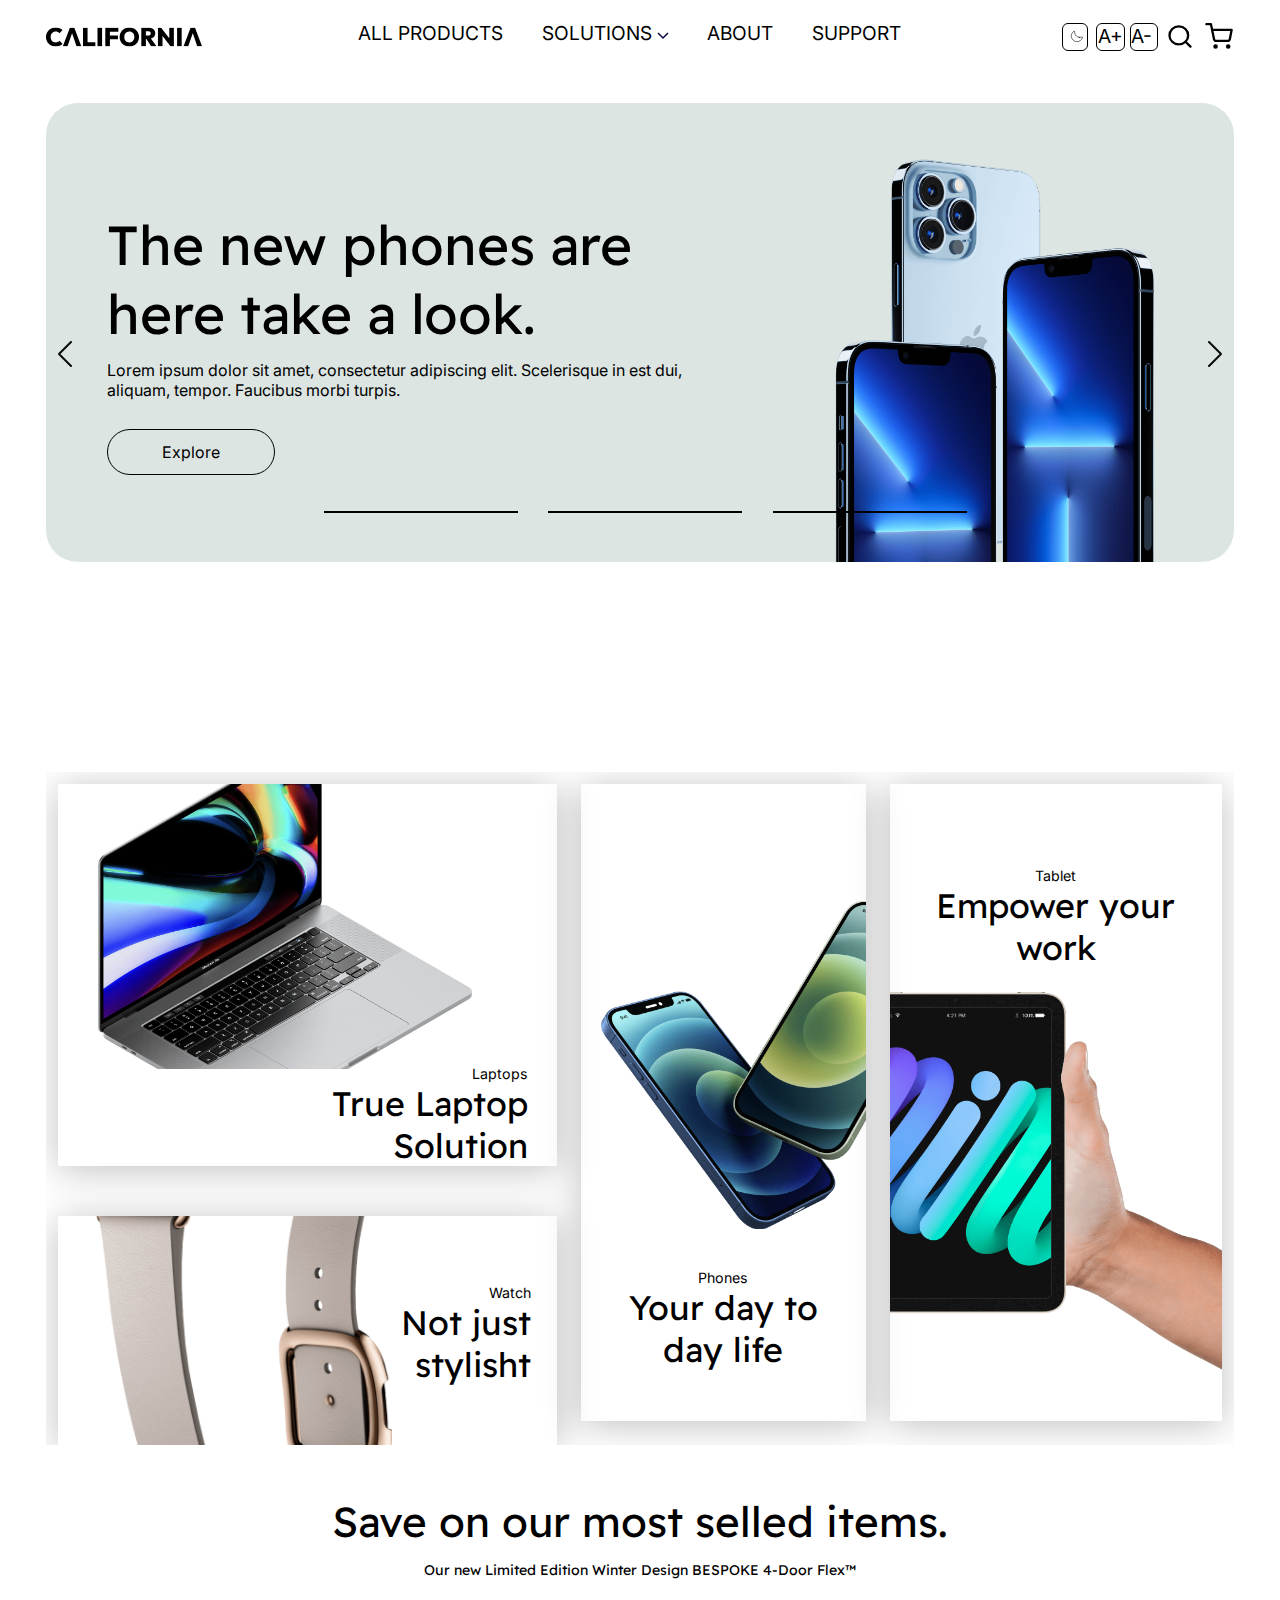
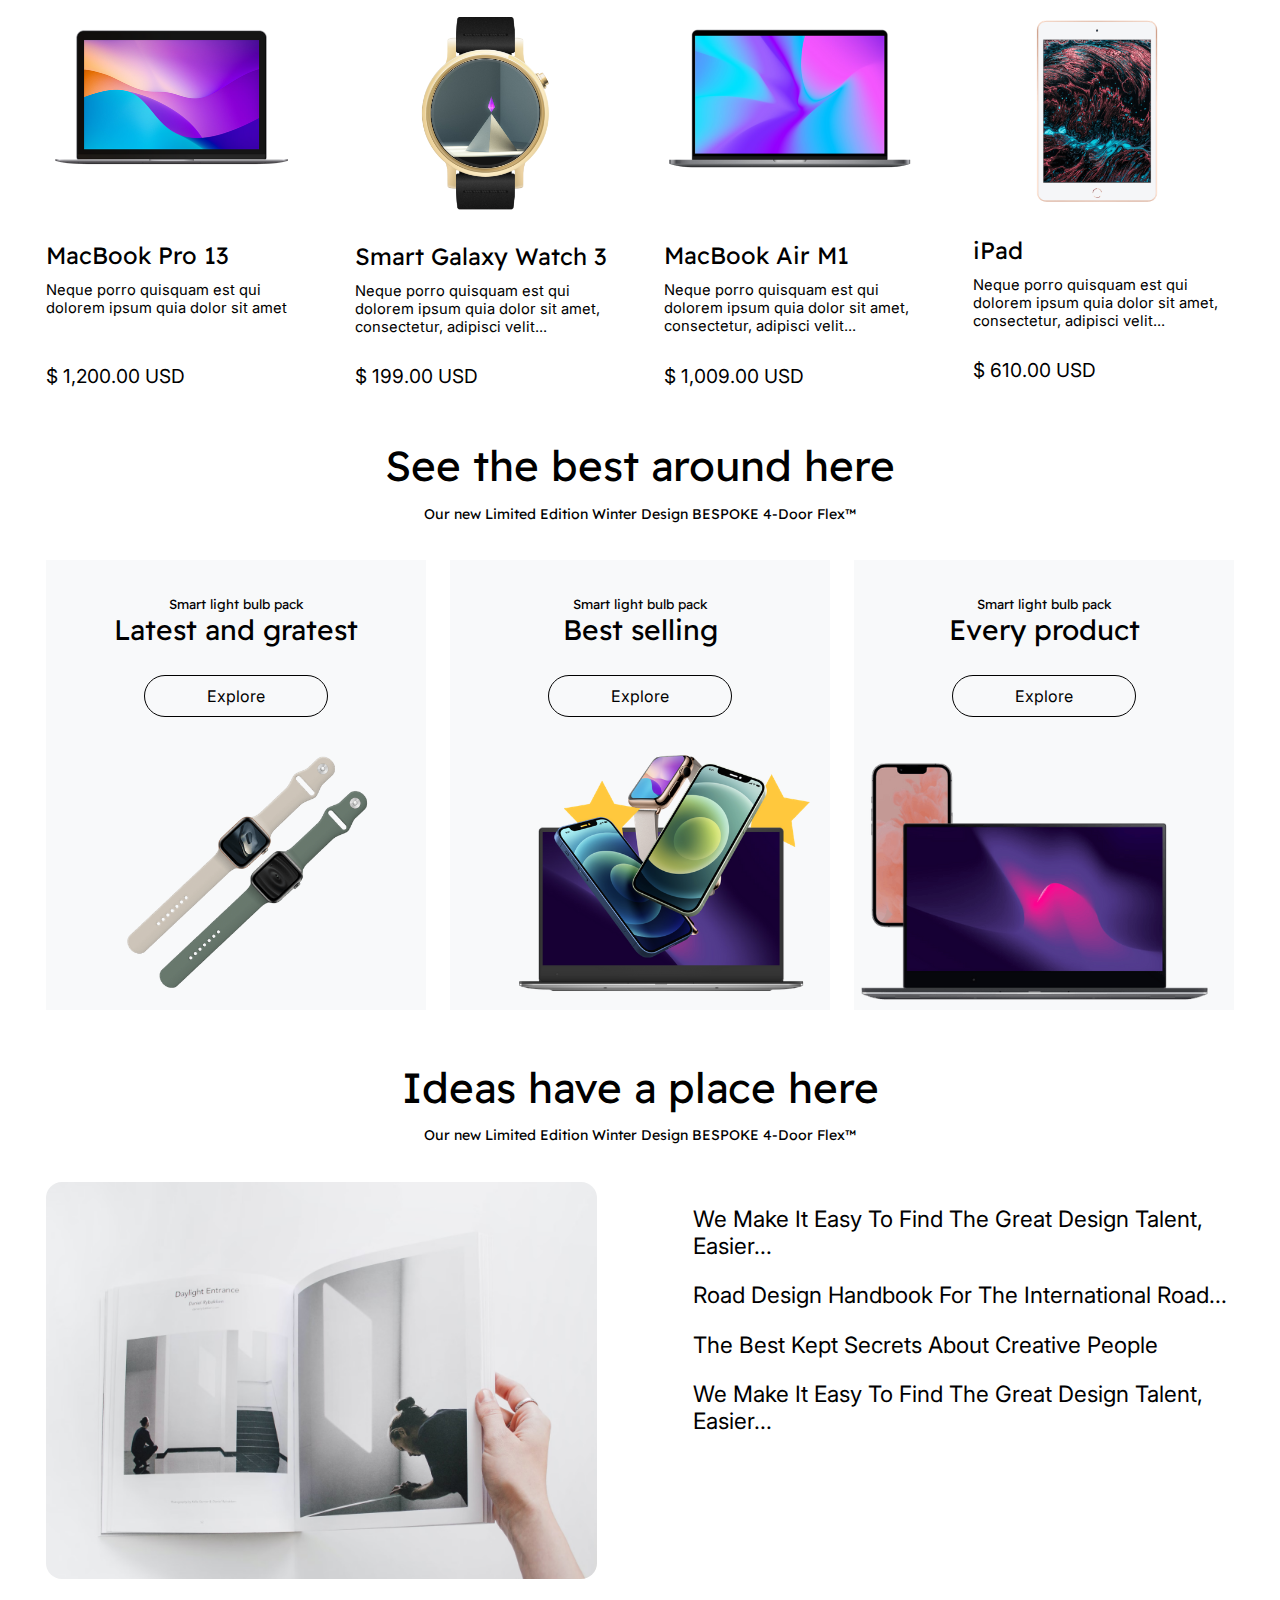
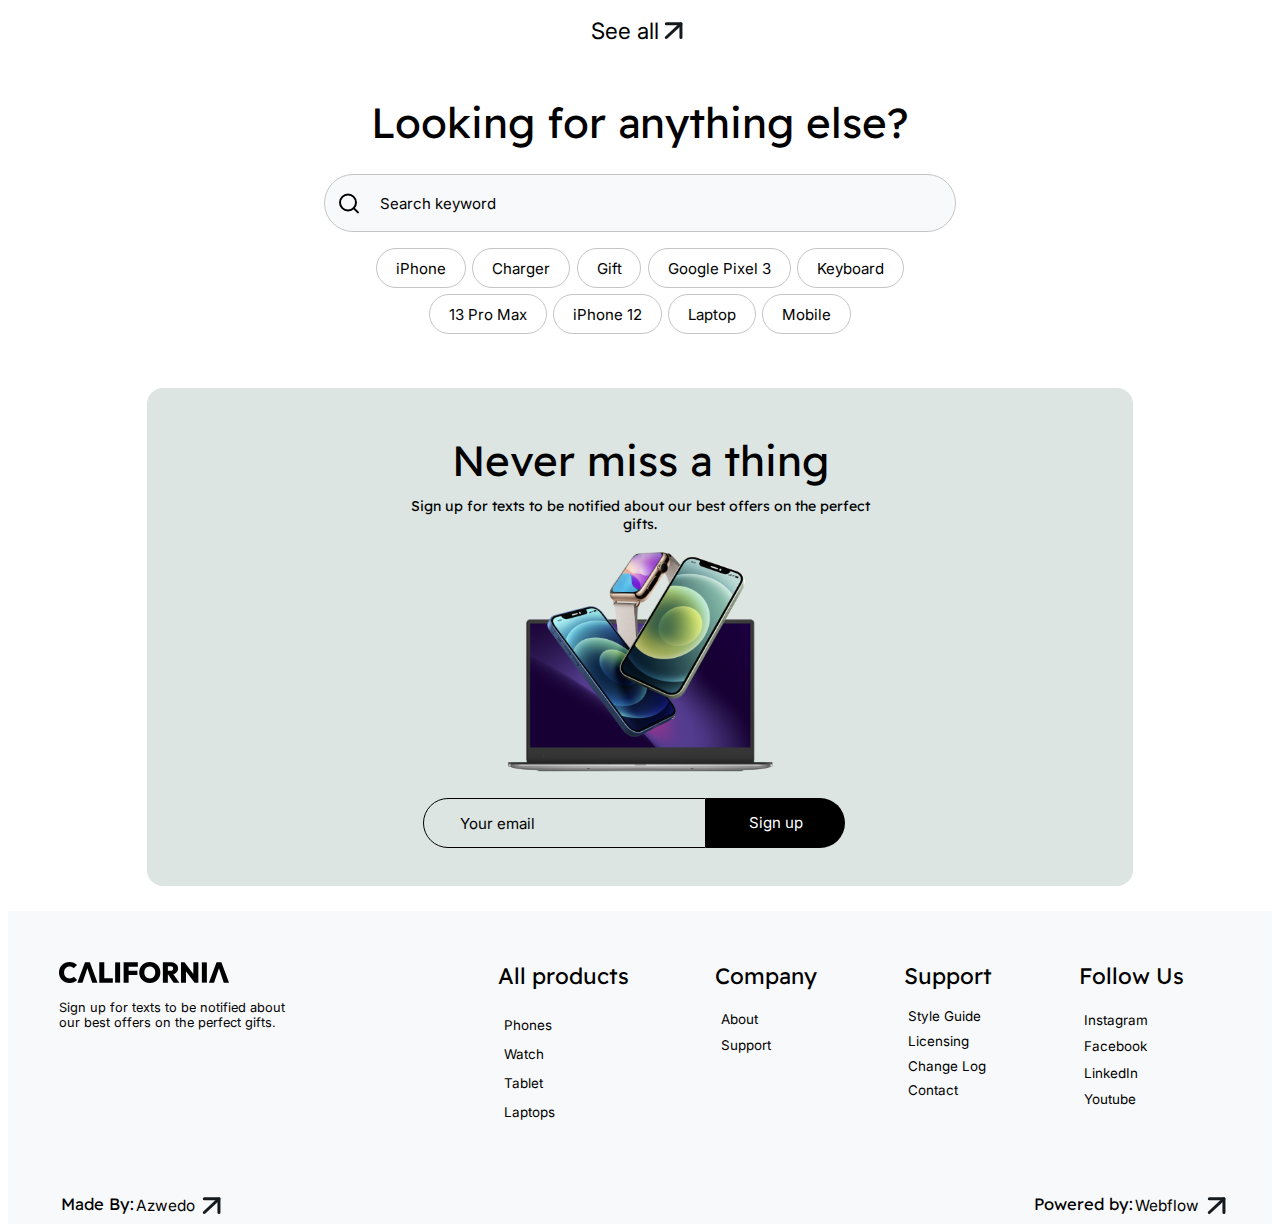
<file: index.html>
<!DOCTYPE html>
<html lang="en">
<head>
    <meta charset="UTF-8">
    <meta name="viewport" content="width=device-width, initial-scale=1.0">
    <title>сайт</title>
    <link rel="preconnect" href="https://fonts.googleapis.com">
    <link rel="preconnect" href="https://fonts.gstatic.com" crossorigin>
    <link href="https://fonts.googleapis.com/css2?family=Inter:wght@100..900&display=swap" rel="stylesheet">
    <link rel="preconnect" href="https://fonts.googleapis.com">
    <link rel="preconnect" href="https://fonts.gstatic.com" crossorigin>
    <link href="https://fonts.googleapis.com/css2?family=Inter:wght@100..900&family=Readex+Pro:wght@160..700&display=swap" rel="stylesheet">
    <link rel="stylesheet" href="style.css">
</head>
<body>
    <div class="conteiner1">
        <img class= "california" src="california.svg" alt="logotype company">
        <div class="conteiner11">
            <div>ALL PRODUCTS</div>
            <div>SOLUTIONS <img src="стрелочка вниз1.svg" ></div>
            <div>ABOUT</div>
            <div>SUPPORT</div>
        </div>
        <div class="block_icon">
                <div class="icon"><img src="darkmode.svg" class="moon"></div>
                <div class="A">
                    <div class="plus">A+</div>
                    <div class="minus">A-</div>
                </div>
            </div>
        <div class="conteiner12">
            <img src="лупа.svg">
            <img src="корзина.svg">
        </div>
    </div>
    <div class="conteiner2">
        <div class="str1"><img src="стрелочка влево.svg"></div>
        <div class="conteiner21">
            <div class="item1">The new phones are here take a look.</div>
            <div class="item2">Lorem ipsum dolor sit amet, consectetur adipiscing elit. Scelerisque in est dui, aliquam, tempor. Faucibus morbi turpis.</div>
            <div class="buttom2">Explore</div>
        </div>
        <div class="block_for_img1">
            <div class="img1"></div>
        </div>
        <div class="str2"><img src="стрелочка вправо.svg"></div>
    </div>
    <div class="conteiner3">
        <div class="it1"><img src="Rectangle.svg"></div>
        <div class="it1"><img src="Rectangle.svg"></div>
        <div class="it1"><img src="Rectangle.svg"></div>
    </div>
    <div class="conteiner4">
        <div class="block1">
            <div class="text1">Shop our latest offers and categories</div>
            <div class="text2">Lorem ipsum dolor sit amet, consectetur adipiscing elit. Scelerisque in est dui, aliquam, tempor. Faucibus morbi turpis. Lorem ipsum dolor sit amet, consectetur adipiscing elit.</div>
        </div>
        <div class="box1">
            <div class="block2">
                <div class="block21">
                    <div class="img2"></div>
                    <div class="txt1 align1">Laptops</div>
                    <div class="txt2 align1">True Laptop Solution</div>
                </div>
                <div class="block22">
                    <div class="img5"></div>
                    <div class="textwatch">
                        <div class="txt1 align1">Watch</div>
                        <div class="txt2 align1">Not just stylisht</div>
                    </div>
                </div>
            </div>
            <div class="block3">
                <div class="img3"></div>
                <div class="txt1 align2">Phones</div>
                <div class="txt2 align2">Your day to day life</div>
            </div>
            <div class="block4">
                <div class="txt1 align2">Tablet</div>
                <div class="txt2 align2">Empower your work</div>
                <div class="img4"></div>
                
            </div>
       </div>
    </div>
    <div class="conteiner5">
        <div class="cont1">
            <div class="text1">Save on our most selled items.</div>
            <div class="text2">Our new Limited Edition Winter Design BESPOKE 4-Door Flex™</div>
        </div>
        <div class="cont2">
            <div class="el">
                <div class="box_img">
                    <div class="imgcard1"></div>
                </div>
                <div class="name">MacBook Pro 13</div>
                <div class="opisanie alignblock">Neque porro quisquam est qui dolorem ipsum quia dolor sit amet</div>
                <div class="price">$ 1,200.00 USD</div>
            </div>
            <div class="el">
                <div class="box_img_watch">
                    <div class="imgcard2"></div>
                </div>
                <div class="name">Smart Galaxy Watch 3</div>
                <div class="opisanie">Neque porro quisquam est qui dolorem ipsum quia dolor sit amet, consectetur, adipisci velit...</div>
                <div class="price">$ 199.00 USD</div>
            </div>
            <div class="el">
                <div class="box_img">
                    <div class="imgcard3"></div>
                </div>
                <div class="name">MacBook Air M1</div>
                <div class="opisanie">Neque porro quisquam est qui dolorem ipsum quia dolor sit amet, consectetur, adipisci velit...</div>
                <div class="price">$ 1,009.00 USD</div>
            </div>
            <div class="el">
                <div class="box_img_ipad">
                    <div class="imgcard4"></div>
                </div>
                <div class="name">iPad</div>
                <div class="opisanie">Neque porro quisquam est qui dolorem ipsum quia dolor sit amet, consectetur, adipisci velit...</div>
                <div class="price">$ 610.00 USD</div>
            </div>
        </div>
    </div>
    <div class="conteiner6">
        <div class="cont1">
            <div class="text1">See the best around here</div>
            <div class="text2">Our new Limited Edition Winter Design BESPOKE 4-Door Flex™</div>
        </div>
        <div class="cont2">
            <div class="element">
                <div class="content1">Smart light bulb pack</div>
                <div class="content2">Latest and gratest</div>
                <div class="content3">
                    <div class="buttom3">Explore</div>
                </div>
                <div class="box_for_img">
                    <div class="card1"></div>
                </div>

            </div>
            <div class="element">
                <div class="content1">Smart light bulb pack</div>
                <div class="content2">Best selling</div>
                <div class="content3">
                    <div class="buttom3">Explore</div>
                </div>
                <div class="box_for_img">
                    <div class="card2"></div>
                </div>
            </div>
            <div class="element">
                <div class="content1">Smart light bulb pack</div>
                <div class="content2">Every product</div>
                <div class="content3">
                    <div class="buttom3">Explore</div>
                </div>
                <div class="box_for_img">
                    <div class="card3"></div>
                </div>
            </div>
        </div>
    </div>
    <div class="conteiner7">
        <div class="cont1">
            <div class="text1">Ideas have a place here</div>
            <div class="text2">Our new Limited Edition Winter Design BESPOKE 4-Door Flex™</div>
        </div>
        <div class="contein1">
            <div class="box_img_book">
                <div class="picture"></div>
            </div>
            <div class="block_text">
                <p>We Make It Easy To Find The Great Design Talent, Easier...</p>
                <p>Road Design Handbook For The International Road...</p>
                <p>The Best Kept Secrets About Creative People</p>
                <p>We Make It Easy To Find The Great Design Talent, Easier...</p>
            </div>       
        </div>
        <div class="contein2">
            <div>See all</div>
            <img src="стрелочка вверх и вправо.svg">
        </div>
    </div>
    <div class="conteiner8">
        <div class="cont1 text1">Looking for anything else?</div>
        <div class="search_block">
            <img class="lupa" src="лупа.svg">
            <div class="text_search">Search keyword</div>
        </div>
        <div class="button_block">
            <div class="string">
                <div class="buttom4">iPhone</div>
                <div class="buttom4">Charger</div>
                <div class="buttom4">Gift</div>
                <div class="buttom4">Google Pixel 3</div>
                <div class="buttom4">Keyboard</div>
            </div>
            <div class="string">
                <div class="buttom4">13 Pro Max</div>
                <div class="buttom4">iPhone 12</div>
                <div class="buttom4">Laptop</div>
                <div class="buttom4">Mobile</div>
            </div>
        </div>
        <div class="email_block">
            <div class="cont1">
                <div class="text1">Never miss a thing</div>
                <div class="text2">Sign up for texts to be notified about our best offers on the perfect gifts.</div>
            </div>
            <div class="imagebox">
                <div class="image"></div>
            </div>
            <div class="email_box">
                <div class="email">Your email</div>
                <div class="email2">Sign up</div>
            </div>
        </div>
    </div>
    <div class="conteiner9">
        <div class="box">
            <div class="logobox">
                <div class="logo"><img src="california.svg"></div>
                <div class="text_in_logo">Sign up for texts to be notified about our best offers on the perfect gifts.</div>
            </div>
            <div class="row">
                <div class="col">
                    <div class="heading">All products</div>
                    <div class="text">Phones</div>
                    <div class="text">Watch</div>
                    <div class="text">Tablet</div>
                    <div class="text">Laptops</div>
                </div>
                <div class="col">
                    <div class="heading">Company</div>
                    <div class="text">About</div>
                    <div class="text">Support</div>
                </div>
                <div class="col">
                    <div class="heading">Support</div>
                    <div class="text">Style Guide</div>
                    <div class="text">Licensing</div>
                    <div class="text">Change Log</div>
                    <div class="text">Contact</div>
                </div>
                <div class="col">
                    <div class="heading">Follow Us</div>
                    <div class="text">Instagram</div>
                    <div class="text">Facebook</div>
                    <div class="text">LinkedIn</div>
                    <div class="text">Youtube</div>
                </div>
            </div>
        </div>
        <div class="box2">
            <div class="box_made align_box">
                <div class="text_link">Made By: </div>
                <div class="text_link2"> Azwedo</div>
                <div><img class="arrow" src="стрелочка вверх и вправо.svg"></div>
            </div>
            <div class="box_made">
                <div class="text_link">Powered by: </div>
                <div class="text_link2"> Webflow</div>
                <div><img class="arrow" src="стрелочка вверх и вправо.svg"></div>
            </div>
        </div>
    </div>
    <script src="main.js"></script>
</body>
</html>
</file>
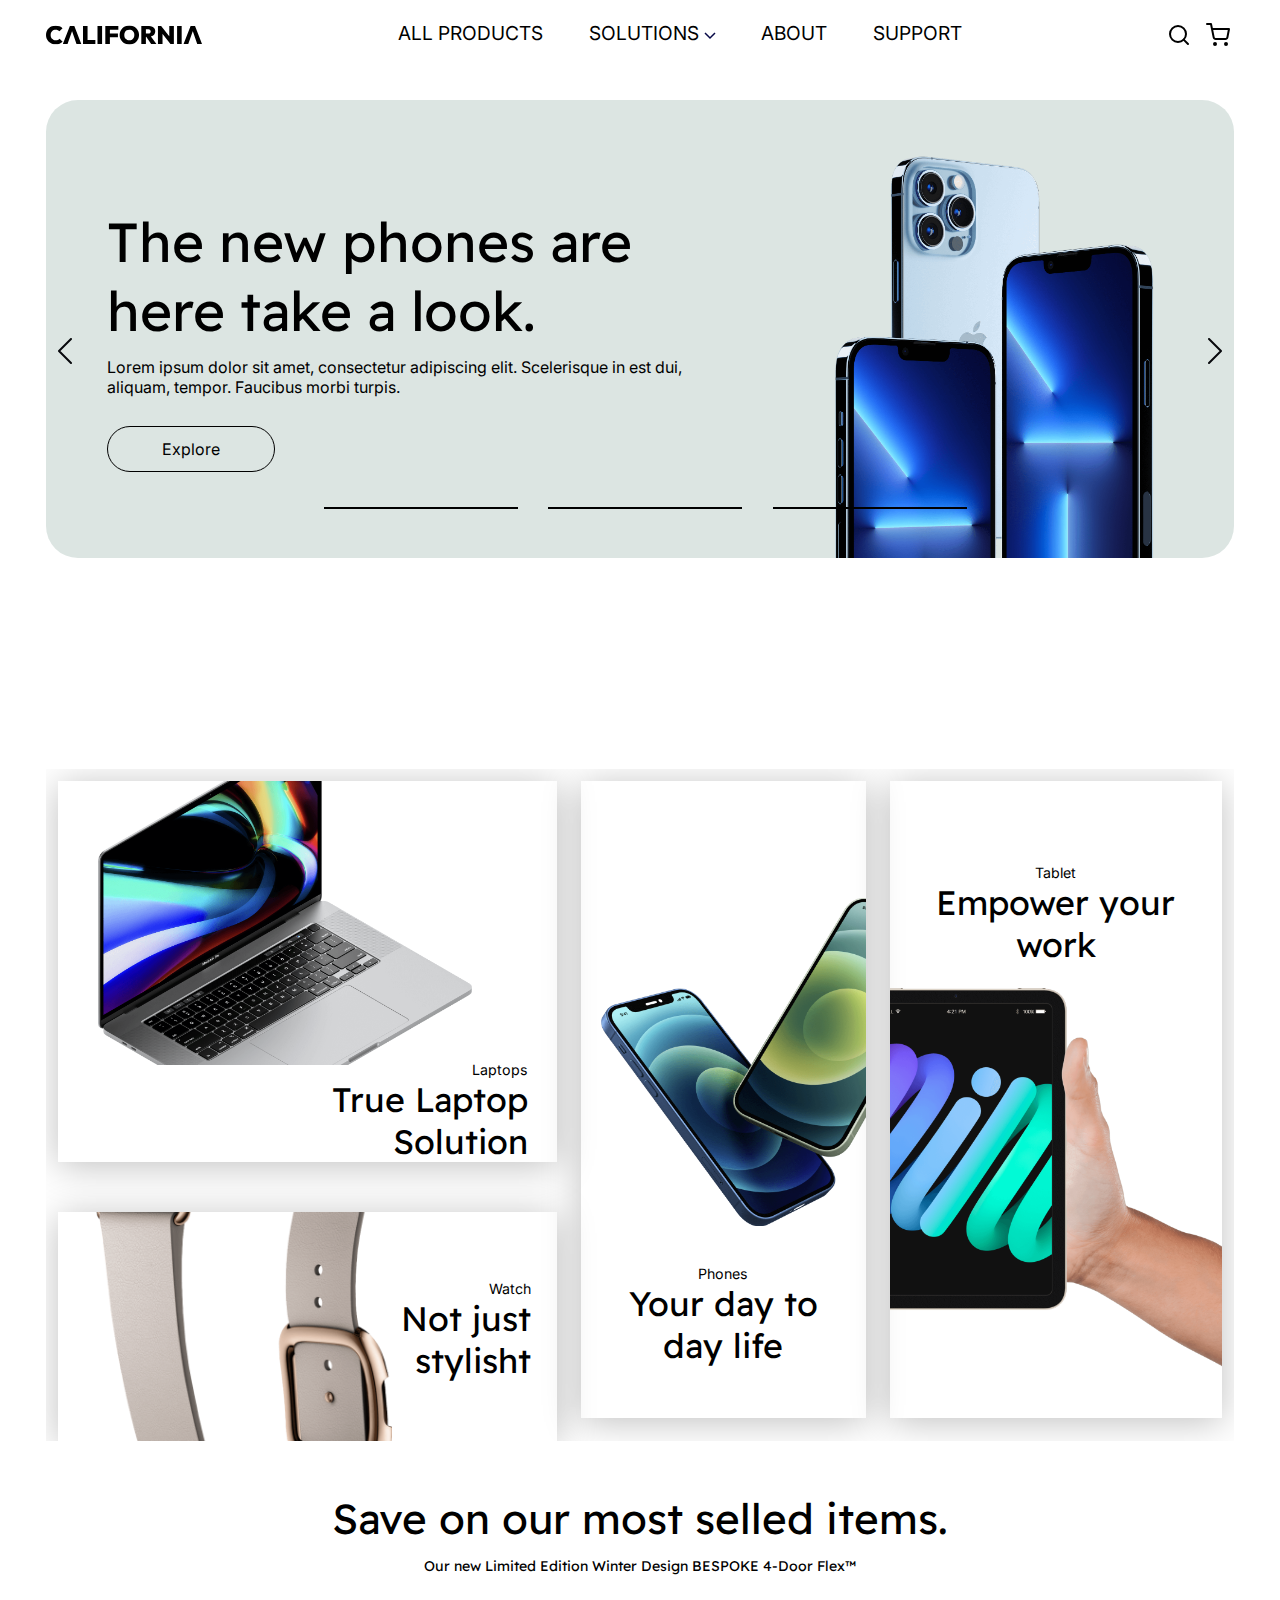
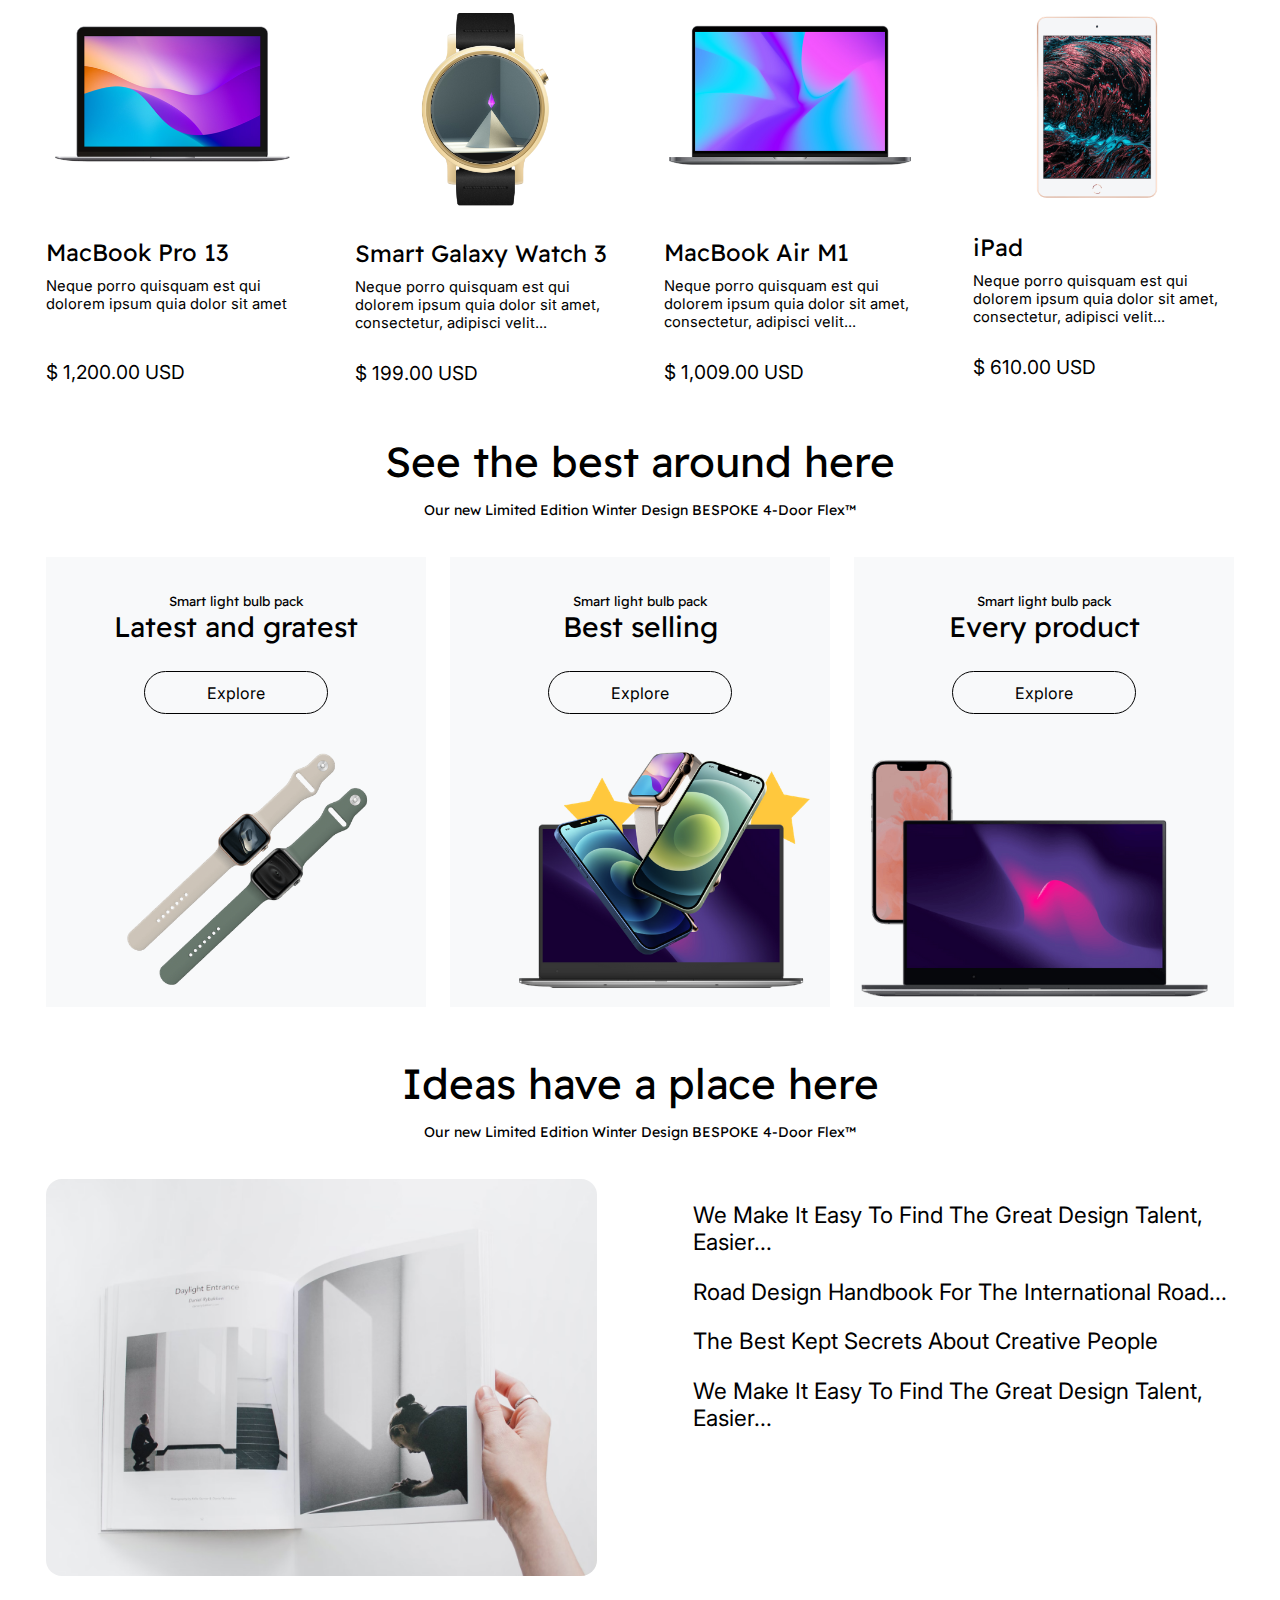
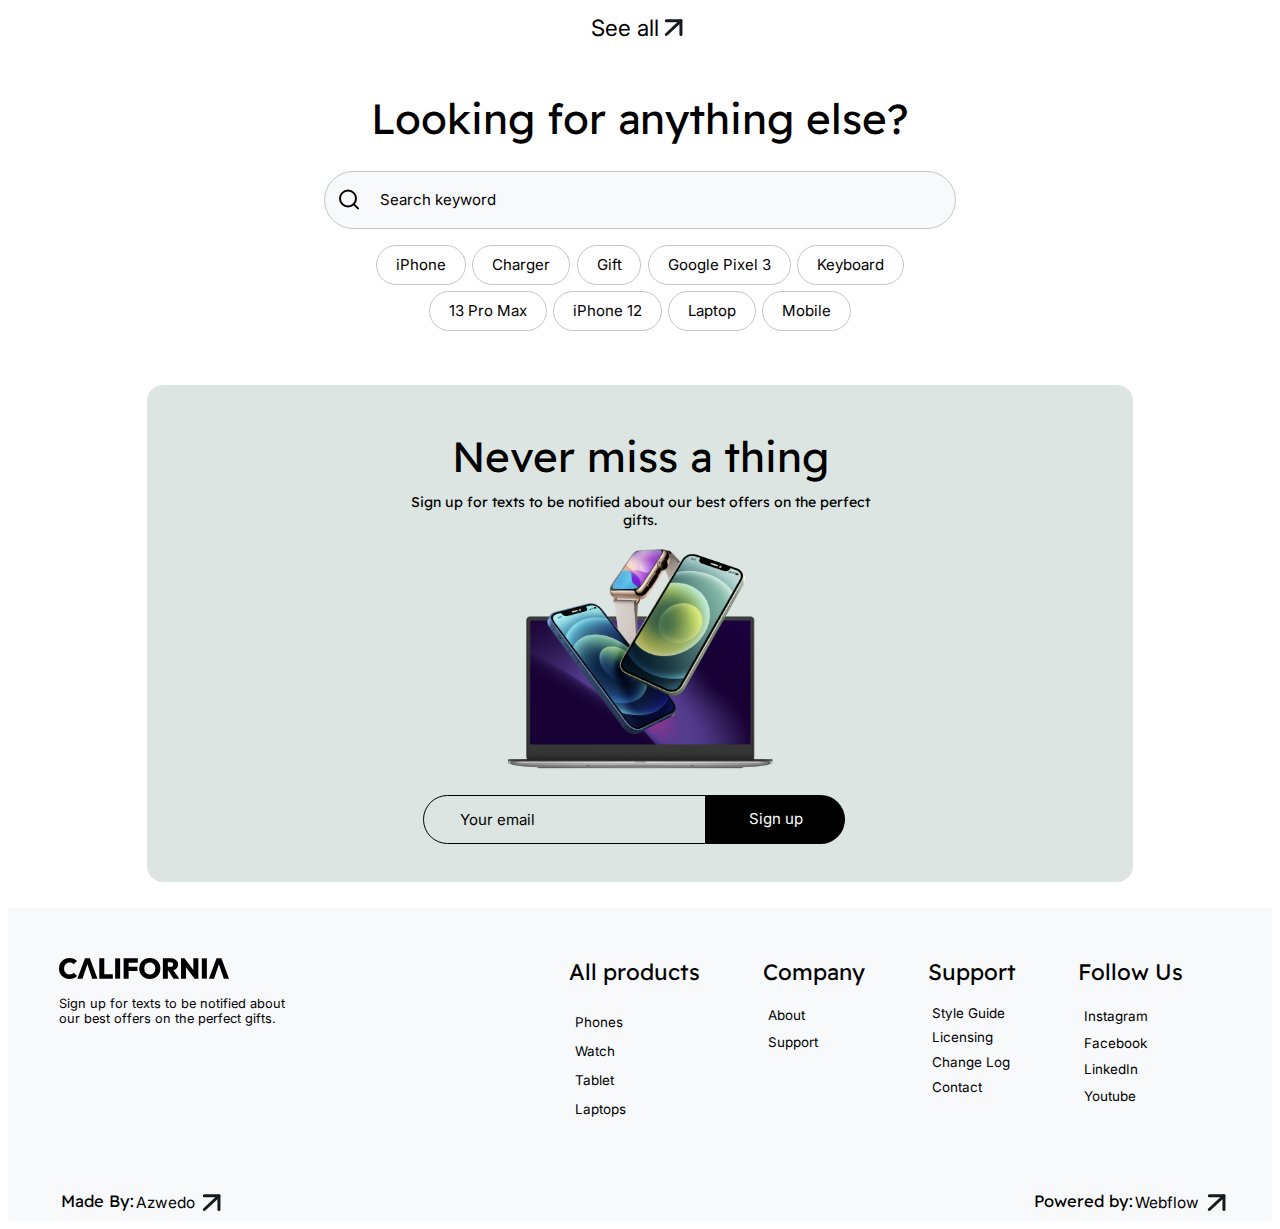
<file: сайтик мобильные телефоны.html>
<!DOCTYPE html>
<html lang="en">
<head>
    <meta charset="UTF-8">
    <meta name="viewport" content="width=device-width, initial-scale=1.0">
    <title>сайт</title>
    <link rel="preconnect" href="https://fonts.googleapis.com">
    <link rel="preconnect" href="https://fonts.gstatic.com" crossorigin>
    <link href="https://fonts.googleapis.com/css2?family=Inter:wght@100..900&display=swap" rel="stylesheet">
    <link rel="preconnect" href="https://fonts.googleapis.com">
    <link rel="preconnect" href="https://fonts.gstatic.com" crossorigin>
    <link href="https://fonts.googleapis.com/css2?family=Inter:wght@100..900&family=Readex+Pro:wght@160..700&display=swap" rel="stylesheet">
    <link rel="stylesheet" href="style.css">
</head>
<body>
    <div class="conteiner1">
        <img class= "california" src="california.svg" alt="logotype company">
        <div class="conteiner11">
            <div>ALL PRODUCTS</div>
            <div>SOLUTIONS <img src="стрелочка вниз1.svg" ></div>
            <div>ABOUT</div>
            <div>SUPPORT</div>
        </div>
        <div class="conteiner12">
            <img src="лупа.svg">
            <img src="корзина.svg">
        </div>
    </div>
    <div class="conteiner2">
        <div class="str1"><img src="стрелочка влево.svg"></div>
        <div class="conteiner21">
            <div class="item1">The new phones are here take a look.</div>
            <div class="item2">Lorem ipsum dolor sit amet, consectetur adipiscing elit. Scelerisque in est dui, aliquam, tempor. Faucibus morbi turpis.</div>
            <div class="buttom2">Explore</div>
        </div>
        <div class="block_for_img1">
            <div class="img1"></div>
        </div>
        <div class="str2"><img src="стрелочка вправо.svg"></div>
    </div>
    <div class="conteiner3">
        <div class="it1"><img src="Rectangle.svg"></div>
        <div class="it1"><img src="Rectangle.svg"></div>
        <div class="it1"><img src="Rectangle.svg"></div>
    </div>
    <div class="conteiner4">
        <div class="block1">
            <div class="text1">Shop our latest offers and categories</div>
            <div class="text2">Lorem ipsum dolor sit amet, consectetur adipiscing elit. Scelerisque in est dui, aliquam, tempor. Faucibus morbi turpis. Lorem ipsum dolor sit amet, consectetur adipiscing elit.</div>
        </div>
        <div class="box1">
            <div class="block2">
                <div class="block21">
                    <div class="img2"></div>
                    <div class="txt1 align1">Laptops</div>
                    <div class="txt2 align1">True Laptop Solution</div>
                </div>
                <div class="block22">
                    <div class="img5"></div>
                    <div class="textwatch">
                        <div class="txt1 align1">Watch</div>
                        <div class="txt2 align1">Not just stylisht</div>
                    </div>
                </div>
            </div>
            <div class="block3">
                <div class="img3"></div>
                <div class="txt1 align2">Phones</div>
                <div class="txt2 align2">Your day to day life</div>
            </div>
            <div class="block4">
                <div class="txt1 align2">Tablet</div>
                <div class="txt2 align2">Empower your work</div>
                <div class="img4"></div>
                
            </div>
       </div>
    </div>
    <div class="conteiner5">
        <div class="cont1">
            <div class="text1">Save on our most selled items.</div>
            <div class="text2">Our new Limited Edition Winter Design BESPOKE 4-Door Flex™</div>
        </div>
        <div class="cont2">
            <div class="el">
                <div class="box_img">
                    <div class="imgcard1"></div>
                </div>
                <div class="name">MacBook Pro 13</div>
                <div class="opisanie alignblock">Neque porro quisquam est qui dolorem ipsum quia dolor sit amet</div>
                <div class="price">$ 1,200.00 USD</div>
            </div>
            <div class="el">
                <div class="box_img_watch">
                    <div class="imgcard2"></div>
                </div>
                <div class="name">Smart Galaxy Watch 3</div>
                <div class="opisanie">Neque porro quisquam est qui dolorem ipsum quia dolor sit amet, consectetur, adipisci velit...</div>
                <div class="price">$ 199.00 USD</div>
            </div>
            <div class="el">
                <div class="box_img">
                    <div class="imgcard3"></div>
                </div>
                <div class="name">MacBook Air M1</div>
                <div class="opisanie">Neque porro quisquam est qui dolorem ipsum quia dolor sit amet, consectetur, adipisci velit...</div>
                <div class="price">$ 1,009.00 USD</div>
            </div>
            <div class="el">
                <div class="box_img_ipad">
                    <div class="imgcard4"></div>
                </div>
                <div class="name">iPad</div>
                <div class="opisanie">Neque porro quisquam est qui dolorem ipsum quia dolor sit amet, consectetur, adipisci velit...</div>
                <div class="price">$ 610.00 USD</div>
            </div>
        </div>
    </div>
    <div class="conteiner6">
        <div class="cont1">
            <div class="text1">See the best around here</div>
            <div class="text2">Our new Limited Edition Winter Design BESPOKE 4-Door Flex™</div>
        </div>
        <div class="cont2">
            <div class="element">
                <div class="content1">Smart light bulb pack</div>
                <div class="content2">Latest and gratest</div>
                <div class="content3">
                    <div class="buttom3">Explore</div>
                </div>
                <div class="box_for_img">
                    <div class="card1"></div>
                </div>

            </div>
            <div class="element">
                <div class="content1">Smart light bulb pack</div>
                <div class="content2">Best selling</div>
                <div class="content3">
                    <div class="buttom3">Explore</div>
                </div>
                <div class="box_for_img">
                    <div class="card2"></div>
                </div>
            </div>
            <div class="element">
                <div class="content1">Smart light bulb pack</div>
                <div class="content2">Every product</div>
                <div class="content3">
                    <div class="buttom3">Explore</div>
                </div>
                <div class="box_for_img">
                    <div class="card3"></div>
                </div>
            </div>
        </div>
    </div>
    <div class="conteiner7">
        <div class="cont1">
            <div class="text1">Ideas have a place here</div>
            <div class="text2">Our new Limited Edition Winter Design BESPOKE 4-Door Flex™</div>
        </div>
        <div class="contein1">
            <div class="box_img_book">
                <div class="picture"></div>
            </div>
            <div class="block_text">
                <p>We Make It Easy To Find The Great Design Talent, Easier...</p>
                <p>Road Design Handbook For The International Road...</p>
                <p>The Best Kept Secrets About Creative People</p>
                <p>We Make It Easy To Find The Great Design Talent, Easier...</p>
            </div>       
        </div>
        <div class="contein2">
            <div>See all</div>
            <img src="стрелочка вверх и вправо.svg">
        </div>
    </div>
    <div class="conteiner8">
        <div class="cont1 text1">Looking for anything else?</div>
        <div class="search_block">
            <img class="lupa" src="лупа.svg">
            <div class="text_search">Search keyword</div>
        </div>
        <div class="button_block">
            <div class="string">
                <div class="buttom4">iPhone</div>
                <div class="buttom4">Charger</div>
                <div class="buttom4">Gift</div>
                <div class="buttom4">Google Pixel 3</div>
                <div class="buttom4">Keyboard</div>
            </div>
            <div class="string">
                <div class="buttom4">13 Pro Max</div>
                <div class="buttom4">iPhone 12</div>
                <div class="buttom4">Laptop</div>
                <div class="buttom4">Mobile</div>
            </div>
        </div>
        <div class="email_block">
            <div class="cont1">
                <div class="text1">Never miss a thing</div>
                <div class="text2">Sign up for texts to be notified about our best offers on the perfect gifts.</div>
            </div>
            <div class="imagebox">
                <div class="image"></div>
            </div>
            <div class="email_box">
                <div class="email">Your email</div>
                <div class="email2">Sign up</div>
            </div>
        </div>
    </div>
    <div class="conteiner9">
        <div class="box">
            <div class="logobox">
                <div class="logo"><img src="california.svg"></div>
                <div class="text_in_logo">Sign up for texts to be notified about our best offers on the perfect gifts.</div>
            </div>
            <div class="col">
                <div class="heading">All products</div>
                <div class="text">Phones</div>
                <div class="text">Watch</div>
                <div class="text">Tablet</div>
                <div class="text">Laptops</div>
            </div>
            <div class="col">
                <div class="heading">Company</div>
                <div class="text">About</div>
                <div class="text">Support</div>
            </div>
            <div class="col">
                <div class="heading">Support</div>
                <div class="text">Style Guide</div>
                <div class="text">Licensing</div>
                <div class="text">Change Log</div>
                <div class="text">Contact</div>
            </div>
            <div class="col">
                <div class="heading">Follow Us</div>
                <div class="text">Instagram</div>
                <div class="text">Facebook</div>
                <div class="text">LinkedIn</div>
                <div class="text">Youtube</div>
            </div>
        </div>
        <div class="box2">
            <div class="box_made align_box">
                <div class="text_link">Made By: </div>
                <div class="text_link2"> Azwedo</div>
                <div><img class="arrow" src="стрелочка вверх и вправо.svg"></div>
            </div>
            <div class="box_made">
                <div class="text_link">Powered by: </div>
                <div class="text_link2"> Webflow</div>
                <div><img class="arrow" src="стрелочка вверх и вправо.svg"></div>
            </div>
        </div>
    </div>
</body>
</html>
</file>
<file: style.css>
body{
    background-color: #FFFFFF;
    color: #000000;
}
.dark-mode{
    .conteiner1{
        background-color: #4a4a4e79;
        border-radius: 32px;
    }
    .conteiner2{
        background-color: #4a4a4e79;
    }
    .block21 {
        box-shadow: 0px 4px 35px 0px #ffffff40;
    }
    .block22{
        box-shadow: 0px 4px 35px 0px #ffffff40;
    }
    .block3{
        box-shadow: 0px 4px 35px 0px #ffffff40;
    }
    .block4{
        box-shadow: 0px 4px 35px 0px #ffffff40;
    }
    .conteiner9{
        background-color: #4a4a4e79;
        color: #FFFFFF;
    }
    .buttom2 {
        border: 1px solid #ffffff;
    }
    .search_block{
        background-color: black;
    }
    .email_block{
        background-color: #4a4a4e79;
    }
    .element{
        background-color: #4a4a4e79;
    }
    .buttom3{
            border: 1px solid #ffffff;
    }
    color: #FFFFFF;
    background-color: #000000;
}
.conteiner1{
    font-family: "Inter", sans-serif;
    display: flex;
    justify-content: space-between;
    padding: 1%;
    margin-left: 2%;
    margin-right: 1%;
}
.california{
    width: 13%;
}
.conteiner11{
    display: flex;
    justify-content: space-between;
    width: 47%;
    padding-inline: 13%;
    font-size: 120%;
}
.conteiner12{
    display: flex;
    justify-content: space-evenly;
    width: 7%;
    padding: 0.2%;
}
.block_icon{
    display: flex;
    font-size: 121%;
    width: 9%;
}
.icon{
    border: 1px solid #000000;
    border-radius: 6px;
    padding: 1%;
    margin: 2%;
    padding-inline: 9%;
    margin-inline: 5%;
    width: 5%;
}
.moon{
    width: 311%;
    padding-top: 50%;
    margin-left: -79%;
}
.A{
    display: flex;
    justify-content: space-around;
    width: 66%;
}
.plus{
    border: 1px solid #000000;
    border-radius: 6px;
    margin: 3%;
    padding: 1%;
}
.minus{
    border: 1px solid #000000;
    border-radius: 6px;
    padding-right: 7.5%;
    margin: 3%;
}
.conteiner2{
    background-color: #DCE5E2;
    border-radius: 32px;
    display: flex;  
    margin: 3%;
}
.conteiner21{
    width: 60%;
    padding: 3%;
    margin-top: 6%;
}
.item1{
    font-family: "Readex Pro", sans-serif;
    font-size: 343%;
}
.buttom2{
    border: 1px solid #000000;
    border-radius: 200px;
    display: inline;
    font-family: "Inter", sans-serif;
    padding: 2%;
    padding-inline: 9%;
}
.buttom2:hover{
    border: 2px solid #000000;
    border-radius: 200px; 
}
.item2{
    font-family: "Inter", sans-serif;
    margin-top: 2%;
    margin-bottom: 7%;
}
.block_for_img1{
    width: 47%;
}
.img1{
    background-image: url(phone.png);
    padding-top: 98%;
    background-size: cover;
}
.str1{
    margin-top: 20%;
    margin-left: 1%;
}
.str2{
    margin-top: 20%;
    margin-right: 1%;
}
.conteiner3{
    display: flex;
    width: 50%;
    margin: auto;
    margin-top: -8%;
    justify-content: space-between;
}
.it1{
    width: 29%;
}
.conteiner4{
    margin-top: 8%;
    margin-right: 3%;
    margin-left: 3%;
}
.block1{
    font-family: "Readex Pro", sans-serif;
    text-align: center;
}
.text1{
    font-size: 263%;
}
.text2{
    padding: 1%;
    font-size: 88%;
    margin-left: 25%;
    margin-right: 25%;
}
.box1{
    display: flex;
    justify-content: space-between;
    overflow: hidden;
    margin-top: 2%;
}
.block2{
    margin-top: 1%;
    width: 42%;
    margin-left: 1%;
}
.block21{
    box-shadow: 0px 4px 35px 0px #00000040;
    width: 75%;
    overflow: hidden;
    padding-right: 17%;
    padding-left: 8%;
}
.img2{
    background-image: url(computer.png);
    background-size: cover;
    padding-right: 12%;
    padding-top: 90%;
    margin-top: -14%;
    margin-bottom: -1%;
}
.txt1{
    font-family: "Inter", sans-serif;
    font-size: 89%;
}
.txt2{
    font-family: "Readex Pro", sans-serif;
    font-size: 212%;
}
.align1{
    text-align:right;
    margin-right: -15%;
    padding-left: 31%;
}
.align2{
    text-align:center;
    padding-inline: 6%;
}
.textwatch{
    margin-top: -54%;
    margin-left: 39%;
    width: 92%;
}
.img3{
    background-image: url(phones.png);
    background-size: cover;
    margin-top: 41%;
    margin-left: 7%;
    padding-right: 31%;
    padding-top: 115%;
    margin-bottom: 14%;
}
.block22{
    width: 62%;
    overflow: hidden;
    padding-right: 33%;
    padding-left: 5%;
    margin-top: 10%;
    box-shadow: 0px 4px 35px 0px #00000040;
    padding-bottom: 12%;
}
.block3{
    width: 24%;
    box-shadow: 0px 4px 35px 0px #00000040;
    margin-top: 1%;
    margin-bottom: 2%;
}
.img5{
    background-image: url(watch.png);
    background-size: cover;
    padding-top: 119%;
    padding-bottom: 17%;
    margin-top: -60%;
}
.img4{
    background-image: url(tablet.png);
    background-size: cover;
    padding-top: 128%;
    margin-left: -22%;
    margin-top: 7%;
}
.block4{
    width: 28%;
    box-shadow: 0px 4px 35px 0px #00000040;
    margin-right: 1%;
    margin-top: 1%;
    margin-bottom: 2%;
    overflow: hidden;
    padding-top: 7%;
}
.cont1{
    font-family: "Readex Pro", sans-serif;
    text-align: center;
    margin-top: 4%;
}
.cont2{
    display: flex;
    margin: 3%;
    justify-content: space-between;
    margin-top: 2%;
}
.imgcard1{
    background-image: url(img6.png);
    background-size: cover;
    padding: 31%;
}
.imgcard2{
    background-image: url(img7.png);
    background-size: cover;
    padding-top: 142%;
}
.imgcard3{
    background-image: url(img8.png);
    background-size: cover;
    padding: 31%;
}
.imgcard4{
    background-image: url(img9.png);
    background-size: cover;
    padding-top: 146%;
}
.el{
    width: 22%;
}
.name{
    font-family: "Readex Pro", sans-serif;
    font-size: 148%;
    padding-bottom: 4%;
}
.opisanie{
    font-family: "Inter", sans-serif;
    font-size: 92%;
    padding-bottom: 11%;
}
.price{
    font-family: "Inter", sans-serif;
    font-size: 120%;
}
.box_img{
    width: 96%;
    margin-bottom: 26%;
}
.box_img_watch{
    width: 52%;
    margin-bottom: 12%;
    margin-left: 24%;
}
.box_img_ipad{
    width: 49%;
    margin-bottom: 12%;
    margin-left: 23%;
}
.alignblock{
    margin-bottom: 7%;
}
.element{
    width: 29%;
    background-color: #F8F9FA;
    padding-top: 3%;
    padding-inline: 1.5%;
}
.buttom3{
    border: 1px solid #000000;
    border-radius: 200px;
    display: inline;
    font-family: "Inter", sans-serif;
    padding: 3%;
    padding-left: 18%;
    padding-right: 18%;
}
.buttom3:hover{
    border: 2px solid #000000;
    border-radius: 200px; 
}
.card1{
    background-image: url(img10.png);
    background-size: cover;
    padding-top: 79%;
    margin-left: 14%;
}
.card2{
    background-image: url(img11.png);
    background-size: cover;
    padding-top: 74%;
    margin-left: 13%;
    margin-top: 11%;
}
.card3{
    background-image: url(img12.png);
    background-size: cover;
    padding-top: 72%;
    margin-left: -5%;
    margin-top: 11%;
}
.content1{
    font-family: "Readex Pro", sans-serif;
    font-size: 83%;
    text-align: center;
}
.content2{
    font-family: "Readex Pro", sans-serif;
    font-size: 176%;
    text-align: center;
}
.content3{
    margin-top: 8%;
    display: flex;
    justify-content: center;
}
.box_for_image{
    width: 89%;
}
.contein1{
    display: flex;
    margin: 3%;
    justify-content: space-between;
    margin-top: 2%;
}
.block_text{
    font-family: "Inter", sans-serif;
    font-size: 141%;
}
.box_img_book{
    width: 51%;
    padding-right: 8%;
}
.picture{
    background-image: url(img13.png);
    background-size: cover;
    padding-top: 72%;
    border-radius: 16px;
}
.contein2{
    margin: 3%;
    margin-top: 3%;
    font-family: 'Inter', sans-serif;
    font-size: 141%;
    display: flex;
    justify-content: center;
}
.search_block{
    display: flex;
    font-family: 'Inter', sans-serif;
    font-size: 94%;
    border-radius: 100px;
    border: solid 1px #C5C5C5;
    padding: 0.5%;
    background-color: #F8F9FA;
    margin-inline: 25%;
    margin-top: 2%;
}
.lupa{
    padding: 1%;
}
.text_search{
    padding: 2%;
}
.button_block{
    font-family: "Inter", sans-serif;
    font-size: 94%;
    margin-top: 1%;
    margin-inline: 25%;
}
.buttom4{
    border: 1px solid #C5C5C5;
    border-radius: 200px;
    display: inline;
    padding: 1.5%;
    padding-inline: 3%;
    margin: 0.5%;
}
.string{
    display: flex;
    justify-content: center;
}
.string{
    display: flex;
    justify-content: center;
}
.buttom4:hover{
    border: 2px solid #ababab;
    background-color: #c5c5c5;
}
.email_block{
    background-color: #DCE5E2;
    border-radius:16px;
    margin-inline: 11%;
    padding-top: 0.5%;
    margin-top: 4%;
    padding-bottom: 3%;
}
.imagebox{
    width: 28%;
    margin-left: 36%;
    margin-top: 1%;
}
.image{
    background-image: url(img14.png);
    background-size: cover;
    padding-top: 82%;
}
.email_box{
    font-family: "Inter", sans-serif;
    font-size: 94%;
    display: flex;
    margin-top: 2%;
    margin-left: 28%;
}
.email{   
    border-radius: 54px 0px 0px 54px;
    border: 1px solid #000000;
    padding: 2%;
    padding-left: 5%;
    padding-right: 24%;
}
.email2{
    border-radius: 0px 200px 200px 0px;
    background-color: #000000;
    color: #FFFFFF;
    padding: 2%;
    padding-left: 6%;
    padding-right: 6%;
}
.conteiner9{
    margin-top: 2%;
    background-color: #F8F9FA;
    padding-left: 4%;
    padding-right: 7%;
    padding-top: 4%;
}
.box{
    display: flex;
    justify-content: space-between;
}
.heading{
    font-family: "Readex Pro", sans-serif;
    font-size: 140%;
    padding-bottom: 16%;
}
.text{
    font-family: "Inter", sans-serif;
    font-size: 84%;
    padding: 5%;
}
.text_in_logo{
    padding-right: 45%;
    padding-top: 3%;
    font-family: "Inter", sans-serif;
    font-size: 80%;
}
.box2{
    display: flex;
    justify-content: space-between;
    margin-right: 5%;
    margin-top: 6%;
    border-top: #DCE5E2 1px;
}
.box_made{
    display: flex;
    width: 19%;
    justify-content: space-evenly;
    margin-right: -10%;
}
.text_link{
    font-family: "Readex Pro", sans-serif;
    font-size: 103%;
}
.text_link2{
    font-family: "Inter", sans-serif;
    font-size: 96%;
    padding-top: 1%
}
.arrow{
    margin-top: -8%;
}
.align_box{
    width: 16%;
}
.row {
    display: flex;
    width: 62%;
    justify-content: space-between;
}
@media(max-width: 1130px){
    .conteiner21{
        padding: 0%;
    }
    .conteiner3{
        width: 53%;
    }
    .it1{
        width: 30%;
    }
    .conteiner11{
        width: 40%;
    }
    .name{
        font-size: 133%;
    }
    .opisanie{
        font-size: 89%;
    }
    .block_text{
        font-size: 124%;
    }
    .item1{
        font-size: 316%;
    }
    .conteiner12 {
        height: 36%;
    }
    .block_icon {
        height: 36%;
    }
        
}
@media(max-width: 984px){
    .conteiner11{
        width: 45%;
    }
    .item1{
        font-size: 287%;
    }
    .conteiner3 {
        width: 62%;
    }
    .text1 {
        font-size: 234%;
    }
    .text2{
        font-size: 76%;
    }
    .txt2{
        font-size: 158%;
    }
    .txt1{
        font-size: 82%;
    }
    .name {
        font-size: 110%;
    }
    .opisanie {
        font-size: 86%;
    }
    .box_made {
        width: 25%;
    }
    .align_box {
        width: 22%;
    }
    .text_in_logo {
        padding-right: 24%;
    }
    .col {
        margin-right: 6%;
    }
    .heading{
        font-size: 126%;
    }
    .button_block{
        font-size: 80%;
    }
}
@media(max-width: 898px){
    .item1 {
        font-size: 258%;
    }
    .conteiner11 {
        width: 53%;
    }
    .california {
        width: 15%;
    }
    .conteiner12{
        width: 10%;
    }
    .conteiner3{
        display: none;
    }
    .text1 {
        font-size: 222%;
    }
    .text2 {
        font-size: 67%;
    }
    .txt2 {
        font-size: 140%;
    }
    .name {
        font-size: 103%;
    }
    .opisanie {
        font-size: 80%;
    }
    .content2{
        font-size: 165%;
    }
    .block_text {
        font-size: 102%;
    }
    .contein2{
        font-size: 133%;
    }
    .button_block{
        font-size: 82%;
    }
    .email_box{
        font-size: 85%;
    }
    .heading {
        font-size: 110%;
    }
    .text{
        font-size: 82%;
    }
    .align_box {
        width: 26%;
    }
    .box_made {
        width: 29%;
    }
}
@media(max-width:810px){
    .conteiner11 {
        width: 57%;
    }
    .item1 {
        font-size: 238%;
    }
    .name {
        font-size: 96%;
    }
    .opisanie {
        font-size: 77%;
    }
    .imgcard1{
        padding: 32%;
    }
    .content2 {
        font-size: 155%;
    }
    .buttom4{
        padding-inline: 2%;
    }
}
@media(max-width:752px){
    .conteiner11 {
        width: 61%;
    }
    .item1 {
        font-size: 219%;
        padding-top: 5%;
    }
    .item2{
        font-size: 89%;
    }
    .conteiner21{
        margin-top: 2%;
    }
    .price {
        font-size: 101%;
    }
    .content2 {
        font-size: 140%;
    }
    .button_block {
        font-size: 77%;
    }
    .email_box{
        margin-left: 25%;
    }
    .box_made {
        width: 33%;
    }
    .txt2 {
        font-size: 119%;
    }
    .name {
        font-size: 84%;
    }
    .opisanie {
        font-size: 68%;
    }
    .content2 {
        font-size: 131%;
    }
    .block_text {
        font-size: 83%;
    }
    .text1 {
        font-size: 204%;
    }
    .contein2 {
        font-size: 131%;
    }
    .search_block{
        font-size: 86%;
    }
    .email_box {
        font-size: 79%;
    }
    .col {
        margin-right: 3%;
    }  
}
@media(max-width:695px){
    .conteiner2{
        padding-bottom: 2%;
    }
    .item1 {
        font-size: 202%;
    }
    .name {
        font-size: 81%;
    }
    .text2 {
        font-size: 65%;
    }
    .content2 {
        font-size: 126%;
    }
    .text1 {
        font-size: 191%;
    }
    .button_block {
        font-size: 72%;
    }
    .col {
        margin-right: 4%;
        padding-left: 2%;
    }
    .text_in_logo {
        padding-right: 0%;
    }
    .text_link2{
        font-size: 90%;
    }
    .item2 {
        font-size: 81%;
    }
    .conteiner11 {
        width: 67%;
    }
    .california {
        width: 17%;
    }
    .name {
        font-size: 73%;
    }
    .opisanie {
        font-size: 61%;
        padding-bottom: 9%;
    }
    .price {
        font-size: 89%;
    }
}
@media(max-width:579px){
    .conteiner12 {
        width: 10%;
        margin-right: 2%;
    }
    .conteiner11 {
        width: 67%;
        display: block;
        text-align: center;
    }
    .str1{
        display: none;
    }
    .str2{
        display: none;
    }
    .conteiner21 {
        margin: auto;
    }
    .conteiner2{
        display: block;
        text-align: center;
    }
    .block_for_img1 {
    margin: auto;
    }
    .opisanie {
        font-size: 90%;
        padding-bottom: 0%;
        margin-bottom: 2%;
    }
    .cont2{
        display: block;
        margin: auto;
    }
    .el {
        width: 100%;
        text-align: center;
    }
    .box_img {
        width: 46%;
        margin: auto;
        margin-bottom: 3%;
    }
    .name {
        font-size: 95%;
        padding-bottom: 2%;
    }
    .box_img_watch {
        width: 26%;
        margin: auto;
        margin-top: 3%;
        margin-bottom: 4%;
    }
    .box_img_ipad {
        width: 32%;
        margin: auto;
        margin-bottom: 2%;
    }
    .content3 {
        margin-top: 6%;
    }
    .element{
        margin: auto;
        margin-bottom: 3%;
        width: 59%;
    }
    .contein1{
        display: block;
        text-align: center;
    }
    .box_img_book {
        width: 77%;
        margin: auto;
    }
    .search_block {
        margin-inline: 18%;
    }
    .button_block{
        margin-inline: 18%;
    }
    .box2{
        justify-content: space-between;
        width: 100%;
    }
    .box{
        display: flex;
        flex-direction: column;
        justify-content: center;
        text-align: center;
    }
    .heading{
        padding-top: 4%;
        padding-bottom: 2%;
    }
    .text{
        padding: 1%;
    }
    .box_made {
        width: 53%;
    }
    .text_link2 {
        font-size: 82%;
    }
    .text_link1 {
        font-size: 85%;
    }
    .text1 {
        font-size: 146%;
    }
    .email_box {
        font-size: 79%;
        margin-inline: 15%;
    }
    .button_block {
        margin-inline: 14%;
        font-size: 55%;
    }
    .txt1 {
        font-size: 56%;
    }
    .txt2 {
        font-size: 70%;
    }
    conteiner1{
        font-size: 76%;
    }
    .california {
        width: 35%;
    }
}
.block1{
    opacity: 0; 
}
</file>
